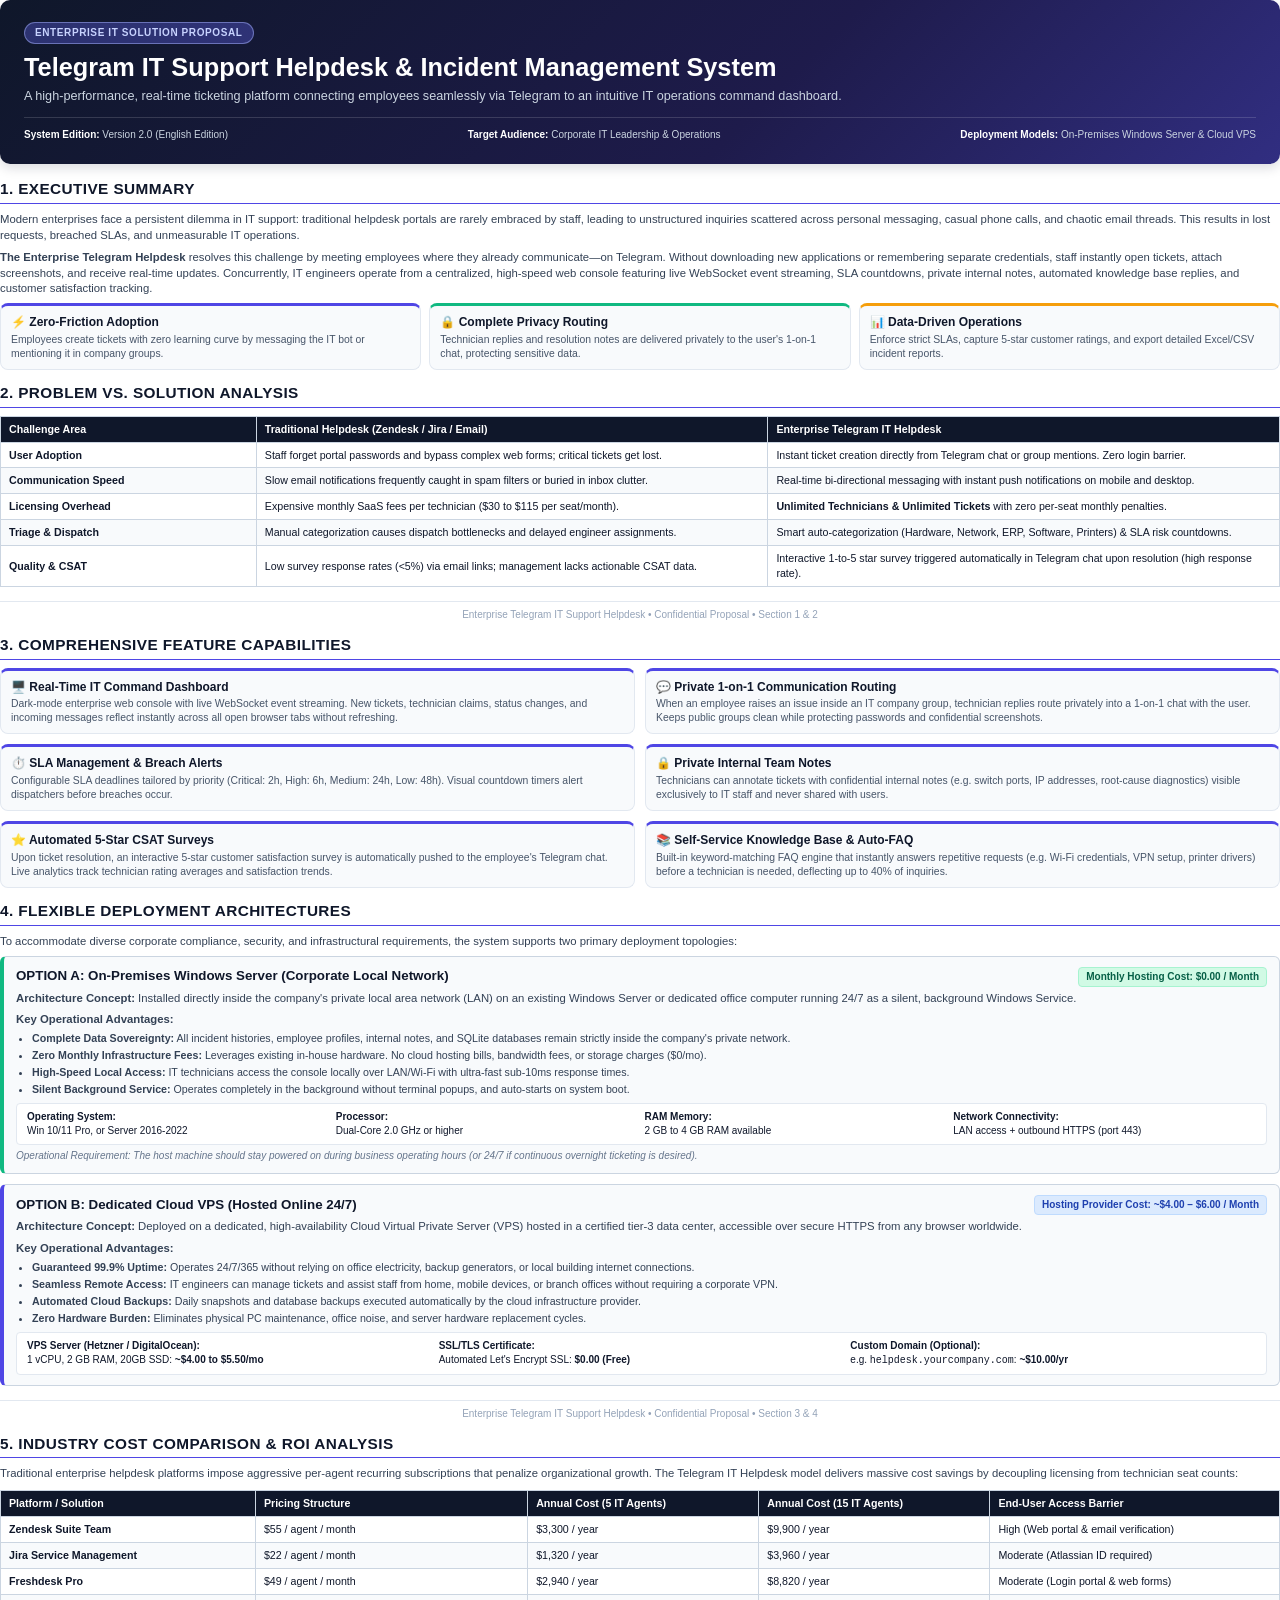
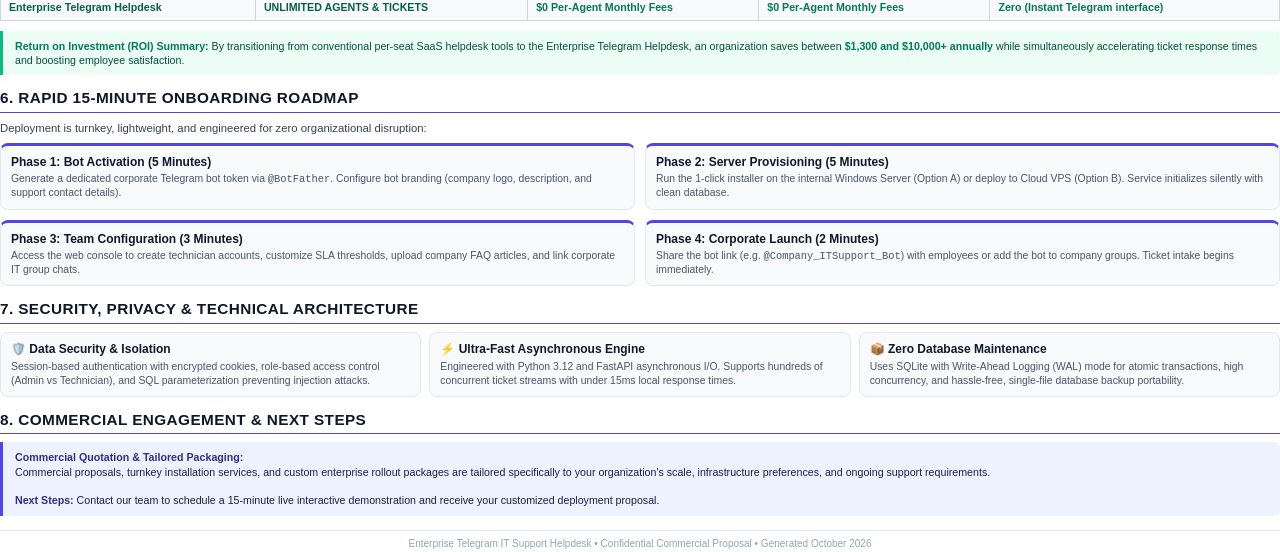
<file: IT_Support_Helpdesk_Proposal_Presentation.html>
<!DOCTYPE html>
<html lang="en">
<head>
    <meta charset="UTF-8">
    <title>Enterprise Telegram IT Support Helpdesk - Solution Proposal</title>
    <style>
        @page {
            size: A4 portrait;
            margin: 10mm 12mm 10mm 12mm;
            @bottom-right {
                content: "Page " counter(page) " of " counter(pages);
                font-size: 8pt;
                color: #94a3b8;
            }
        }
        * {
            box-sizing: border-box;
            margin: 0;
            padding: 0;
        }
        body {
            font-family: -apple-system, BlinkMacSystemFont, "Segoe UI", Roboto, Helvetica, Arial, sans-serif;
            color: #0f172a;
            background: #ffffff;
            font-size: 8.5pt;
            line-height: 1.4;
        }
        .page-break {
            page-break-before: always;
        }
        .header-cover {
            background: linear-gradient(135deg, #0f172a 0%, #1e1b4b 60%, #312e81 100%);
            color: #ffffff;
            padding: 22px 24px;
            border-radius: 10px;
            margin-bottom: 14px;
            box-shadow: 0 4px 12px rgba(15, 23, 42, 0.15);
        }
        .badge-cover {
            display: inline-block;
            background: rgba(99, 102, 241, 0.35);
            border: 1px solid rgba(165, 180, 252, 0.5);
            color: #c7d2fe;
            padding: 3px 10px;
            border-radius: 14px;
            font-size: 7.5pt;
            font-weight: 700;
            text-transform: uppercase;
            letter-spacing: 0.6px;
            margin-bottom: 8px;
        }
        h1.cover-title {
            font-size: 19pt;
            font-weight: 800;
            line-height: 1.2;
            margin-bottom: 6px;
            color: #ffffff;
        }
        p.cover-subtitle {
            font-size: 9.5pt;
            color: #cbd5e1;
            margin-bottom: 12px;
            line-height: 1.35;
        }
        .cover-meta {
            display: flex;
            justify-content: space-between;
            border-top: 1px solid rgba(255, 255, 255, 0.15);
            padding-top: 10px;
            font-size: 7.5pt;
            color: #cbd5e1;
        }
        .cover-meta span strong {
            color: #ffffff;
        }
        
        h2.section-title {
            font-size: 11.5pt;
            font-weight: 800;
            color: #0f172a;
            border-bottom: 1.5px solid #4f46e5;
            padding-bottom: 3px;
            margin-top: 12px;
            margin-bottom: 8px;
            text-transform: uppercase;
            letter-spacing: 0.4px;
        }
        p {
            margin-bottom: 6px;
            color: #334155;
            font-size: 8.5pt;
        }
        
        /* Grid layouts */
        .grid-2 {
            display: grid;
            grid-template-columns: 1fr 1fr;
            gap: 10px;
            margin-bottom: 10px;
        }
        .grid-3 {
            display: grid;
            grid-template-columns: 1fr 1fr 1fr;
            gap: 8px;
            margin-bottom: 10px;
        }
        
        .card {
            background: #f8fafc;
            border: 1px solid #e2e8f0;
            border-radius: 8px;
            padding: 8px 10px;
        }
        .card-accent { border-top: 3px solid #4f46e5; }
        .card-emerald { border-top: 3px solid #10b981; }
        .card-amber { border-top: 3px solid #f59e0b; }
        
        .card h4 {
            font-size: 9pt;
            font-weight: 700;
            color: #0f172a;
            margin-bottom: 2px;
        }
        .card p {
            font-size: 7.8pt;
            color: #475569;
            margin-bottom: 0;
            line-height: 1.35;
        }
        
        /* Tables */
        table {
            width: 100%;
            border-collapse: collapse;
            margin: 8px 0 10px 0;
            font-size: 8pt;
        }
        th, td {
            padding: 5px 8px;
            border: 1px solid #cbd5e1;
            text-align: left;
        }
        th {
            background: #0f172a;
            color: #ffffff;
            font-weight: 700;
            font-size: 8pt;
        }
        tr:nth-child(even) td {
            background: #f8fafc;
        }
        
        /* Callout boxes */
        .callout-box {
            background: #eef2ff;
            border-left: 3.5px solid #4f46e5;
            padding: 8px 12px;
            border-radius: 0 6px 6px 0;
            margin: 8px 0;
            font-size: 8pt;
            color: #1e1b4b;
            line-height: 1.35;
        }
        .callout-box strong { color: #312e81; }
        
        .callout-success {
            background: #ecfdf5;
            border-left: 3.5px solid #10b981;
            color: #064e3b;
        }
        .callout-success strong { color: #047857; }
        
        ul {
            margin-left: 16px;
            margin-bottom: 6px;
        }
        li {
            font-size: 8pt;
            color: #334155;
            margin-bottom: 2px;
        }
        
        .pill {
            display: inline-block;
            font-size: 7.5pt;
            font-weight: 700;
            padding: 2px 7px;
            border-radius: 4px;
        }
        .pill-blue { background: #dbeafe; color: #1e40af; border: 1px solid #bfdbfe; }
        .pill-green { background: #d1fae5; color: #065f46; border: 1px solid #a7f3d0; }
        .pill-dark { background: #0f172a; color: #ffffff; }

        .footer-note {
            text-align: center;
            font-size: 7.5pt;
            color: #94a3b8;
            margin-top: 14px;
            border-top: 1px solid #e2e8f0;
            padding-top: 6px;
        }
    </style>
</head>
<body>

    <!-- ==================== PAGE 1 ==================== -->
    <div class="header-cover">
        <span class="badge-cover">Enterprise IT Solution Proposal</span>
        <h1 class="cover-title">Telegram IT Support Helpdesk &amp; Incident Management System</h1>
        <p class="cover-subtitle">A high-performance, real-time ticketing platform connecting employees seamlessly via Telegram to an intuitive IT operations command dashboard.</p>
        <div class="cover-meta">
            <span><strong>System Edition:</strong> Version 2.0 (English Edition)</span>
            <span><strong>Target Audience:</strong> Corporate IT Leadership &amp; Operations</span>
            <span><strong>Deployment Models:</strong> On-Premises Windows Server &amp; Cloud VPS</span>
        </div>
    </div>

    <h2 class="section-title">1. Executive Summary</h2>
    <p>Modern enterprises face a persistent dilemma in IT support: traditional helpdesk portals are rarely embraced by staff, leading to unstructured inquiries scattered across personal messaging, casual phone calls, and chaotic email threads. This results in lost requests, breached SLAs, and unmeasurable IT operations.</p>
    
    <p><strong>The Enterprise Telegram Helpdesk</strong> resolves this challenge by meeting employees where they already communicate—on Telegram. Without downloading new applications or remembering separate credentials, staff instantly open tickets, attach screenshots, and receive real-time updates. Concurrently, IT engineers operate from a centralized, high-speed web console featuring live WebSocket event streaming, SLA countdowns, private internal notes, automated knowledge base replies, and customer satisfaction tracking.</p>

    <div class="grid-3">
        <div class="card card-accent">
            <h4>⚡ Zero-Friction Adoption</h4>
            <p>Employees create tickets with zero learning curve by messaging the IT bot or mentioning it in company groups.</p>
        </div>
        <div class="card card-emerald">
            <h4>🔒 Complete Privacy Routing</h4>
            <p>Technician replies and resolution notes are delivered privately to the user's 1-on-1 chat, protecting sensitive data.</p>
        </div>
        <div class="card card-amber">
            <h4>📊 Data-Driven Operations</h4>
            <p>Enforce strict SLAs, capture 5-star customer ratings, and export detailed Excel/CSV incident reports.</p>
        </div>
    </div>

    <h2 class="section-title">2. Problem vs. Solution Analysis</h2>
    <table>
        <thead>
            <tr>
                <th style="width: 20%;">Challenge Area</th>
                <th style="width: 40%;">Traditional Helpdesk (Zendesk / Jira / Email)</th>
                <th style="width: 40%;">Enterprise Telegram IT Helpdesk</th>
            </tr>
        </thead>
        <tbody>
            <tr>
                <td><strong>User Adoption</strong></td>
                <td>Staff forget portal passwords and bypass complex web forms; critical tickets get lost.</td>
                <td>Instant ticket creation directly from Telegram chat or group mentions. Zero login barrier.</td>
            </tr>
            <tr>
                <td><strong>Communication Speed</strong></td>
                <td>Slow email notifications frequently caught in spam filters or buried in inbox clutter.</td>
                <td>Real-time bi-directional messaging with instant push notifications on mobile and desktop.</td>
            </tr>
            <tr>
                <td><strong>Licensing Overhead</strong></td>
                <td>Expensive monthly SaaS fees per technician ($30 to $115 per seat/month).</td>
                <td><strong>Unlimited Technicians &amp; Unlimited Tickets</strong> with zero per-seat monthly penalties.</td>
            </tr>
            <tr>
                <td><strong>Triage &amp; Dispatch</strong></td>
                <td>Manual categorization causes dispatch bottlenecks and delayed engineer assignments.</td>
                <td>Smart auto-categorization (Hardware, Network, ERP, Software, Printers) &amp; SLA risk countdowns.</td>
            </tr>
            <tr>
                <td><strong>Quality &amp; CSAT</strong></td>
                <td>Low survey response rates (<5%) via email links; management lacks actionable CSAT data.</td>
                <td>Interactive 1-to-5 star survey triggered automatically in Telegram chat upon resolution (high response rate).</td>
            </tr>
        </tbody>
    </table>

    <div class="footer-note">Enterprise Telegram IT Support Helpdesk &bull; Confidential Proposal &bull; Section 1 &amp; 2</div>

    <!-- ==================== PAGE 2 ==================== -->
    <div class="page-break"></div>

    <h2 class="section-title">3. Comprehensive Feature Capabilities</h2>
    <div class="grid-2">
        <div class="card card-accent">
            <h4>🖥️ Real-Time IT Command Dashboard</h4>
            <p>Dark-mode enterprise web console with live WebSocket event streaming. New tickets, technician claims, status changes, and incoming messages reflect instantly across all open browser tabs without refreshing.</p>
        </div>
        <div class="card card-accent">
            <h4>💬 Private 1-on-1 Communication Routing</h4>
            <p>When an employee raises an issue inside an IT company group, technician replies route privately into a 1-on-1 chat with the user. Keeps public groups clean while protecting passwords and confidential screenshots.</p>
        </div>
        <div class="card card-accent">
            <h4>⏱️ SLA Management &amp; Breach Alerts</h4>
            <p>Configurable SLA deadlines tailored by priority (Critical: 2h, High: 6h, Medium: 24h, Low: 48h). Visual countdown timers alert dispatchers before breaches occur.</p>
        </div>
        <div class="card card-accent">
            <h4>🔒 Private Internal Team Notes</h4>
            <p>Technicians can annotate tickets with confidential internal notes (e.g. switch ports, IP addresses, root-cause diagnostics) visible exclusively to IT staff and never shared with users.</p>
        </div>
        <div class="card card-accent">
            <h4>⭐ Automated 5-Star CSAT Surveys</h4>
            <p>Upon ticket resolution, an interactive 5-star customer satisfaction survey is automatically pushed to the employee's Telegram chat. Live analytics track technician rating averages and satisfaction trends.</p>
        </div>
        <div class="card card-accent">
            <h4>📚 Self-Service Knowledge Base &amp; Auto-FAQ</h4>
            <p>Built-in keyword-matching FAQ engine that instantly answers repetitive requests (e.g. Wi-Fi credentials, VPN setup, printer drivers) before a technician is needed, deflecting up to 40% of inquiries.</p>
        </div>
    </div>

    <h2 class="section-title">4. Flexible Deployment Architectures</h2>
    <p>To accommodate diverse corporate compliance, security, and infrastructural requirements, the system supports two primary deployment topologies:</p>

    <!-- Option A -->
    <div style="background: #f8fafc; border: 1px solid #cbd5e1; border-left: 4px solid #10b981; border-radius: 6px; padding: 10px 12px; margin-bottom: 10px;">
        <div style="display: flex; justify-content: space-between; align-items: center; margin-bottom: 4px;">
            <h3 style="color: #0f172a; font-size: 10pt; font-weight: 800;">OPTION A: On-Premises Windows Server (Corporate Local Network)</h3>
            <span class="pill pill-green">Monthly Hosting Cost: $0.00 / Month</span>
        </div>
        <p><strong>Architecture Concept:</strong> Installed directly inside the company's private local area network (LAN) on an existing Windows Server or dedicated office computer running 24/7 as a silent, background Windows Service.</p>
        
        <p style="margin-bottom: 3px;"><strong>Key Operational Advantages:</strong></p>
        <ul>
            <li><strong>Complete Data Sovereignty:</strong> All incident histories, employee profiles, internal notes, and SQLite databases remain strictly inside the company's private network.</li>
            <li><strong>Zero Monthly Infrastructure Fees:</strong> Leverages existing in-house hardware. No cloud hosting bills, bandwidth fees, or storage charges ($0/mo).</li>
            <li><strong>High-Speed Local Access:</strong> IT technicians access the console locally over LAN/Wi-Fi with ultra-fast sub-10ms response times.</li>
            <li><strong>Silent Background Service:</strong> Operates completely in the background without terminal popups, and auto-starts on system boot.</li>
        </ul>

        <div style="display: grid; grid-template-columns: repeat(4, 1fr); gap: 6px; font-size: 7.5pt; background: #ffffff; padding: 6px 10px; border-radius: 4px; border: 1px solid #e2e8f0; margin-top: 4px;">
            <div><strong>Operating System:</strong><br>Win 10/11 Pro, or Server 2016-2022</div>
            <div><strong>Processor:</strong><br>Dual-Core 2.0 GHz or higher</div>
            <div><strong>RAM Memory:</strong><br>2 GB to 4 GB RAM available</div>
            <div><strong>Network Connectivity:</strong><br>LAN access + outbound HTTPS (port 443)</div>
        </div>
        <p style="font-size: 7.5pt; color: #64748b; margin-top: 4px; margin-bottom: 0;"><em>Operational Requirement: The host machine should stay powered on during business operating hours (or 24/7 if continuous overnight ticketing is desired).</em></p>
    </div>

    <!-- Option B -->
    <div style="background: #f8fafc; border: 1px solid #cbd5e1; border-left: 4px solid #4f46e5; border-radius: 6px; padding: 10px 12px; margin-bottom: 6px;">
        <div style="display: flex; justify-content: space-between; align-items: center; margin-bottom: 4px;">
            <h3 style="color: #0f172a; font-size: 10pt; font-weight: 800;">OPTION B: Dedicated Cloud VPS (Hosted Online 24/7)</h3>
            <span class="pill pill-blue">Hosting Provider Cost: ~$4.00 – $6.00 / Month</span>
        </div>
        <p><strong>Architecture Concept:</strong> Deployed on a dedicated, high-availability Cloud Virtual Private Server (VPS) hosted in a certified tier-3 data center, accessible over secure HTTPS from any browser worldwide.</p>
        
        <p style="margin-bottom: 3px;"><strong>Key Operational Advantages:</strong></p>
        <ul>
            <li><strong>Guaranteed 99.9% Uptime:</strong> Operates 24/7/365 without relying on office electricity, backup generators, or local building internet connections.</li>
            <li><strong>Seamless Remote Access:</strong> IT engineers can manage tickets and assist staff from home, mobile devices, or branch offices without requiring a corporate VPN.</li>
            <li><strong>Automated Cloud Backups:</strong> Daily snapshots and database backups executed automatically by the cloud infrastructure provider.</li>
            <li><strong>Zero Hardware Burden:</strong> Eliminates physical PC maintenance, office noise, and server hardware replacement cycles.</li>
        </ul>

        <div style="display: grid; grid-template-columns: repeat(3, 1fr); gap: 6px; font-size: 7.5pt; background: #ffffff; padding: 6px 10px; border-radius: 4px; border: 1px solid #e2e8f0; margin-top: 4px;">
            <div><strong>VPS Server (Hetzner / DigitalOcean):</strong><br>1 vCPU, 2 GB RAM, 20GB SSD: <strong>~$4.00 to $5.50/mo</strong></div>
            <div><strong>SSL/TLS Certificate:</strong><br>Automated Let's Encrypt SSL: <strong>$0.00 (Free)</strong></div>
            <div><strong>Custom Domain (Optional):</strong><br>e.g. <code>helpdesk.yourcompany.com</code>: <strong>~$10.00/yr</strong></div>
        </div>
    </div>

    <div class="footer-note">Enterprise Telegram IT Support Helpdesk &bull; Confidential Proposal &bull; Section 3 &amp; 4</div>

    <!-- ==================== PAGE 3 ==================== -->
    <div class="page-break"></div>

    <h2 class="section-title">5. Industry Cost Comparison &amp; ROI Analysis</h2>
    <p>Traditional enterprise helpdesk platforms impose aggressive per-agent recurring subscriptions that penalize organizational growth. The Telegram IT Helpdesk model delivers massive cost savings by decoupling licensing from technician seat counts:</p>

    <table>
        <thead>
            <tr>
                <th>Platform / Solution</th>
                <th>Pricing Structure</th>
                <th>Annual Cost (5 IT Agents)</th>
                <th>Annual Cost (15 IT Agents)</th>
                <th>End-User Access Barrier</th>
            </tr>
        </thead>
        <tbody>
            <tr>
                <td><strong>Zendesk Suite Team</strong></td>
                <td>$55 / agent / month</td>
                <td>$3,300 / year</td>
                <td>$9,900 / year</td>
                <td>High (Web portal &amp; email verification)</td>
            </tr>
            <tr>
                <td><strong>Jira Service Management</strong></td>
                <td>$22 / agent / month</td>
                <td>$1,320 / year</td>
                <td>$3,960 / year</td>
                <td>Moderate (Atlassian ID required)</td>
            </tr>
            <tr>
                <td><strong>Freshdesk Pro</strong></td>
                <td>$49 / agent / month</td>
                <td>$2,940 / year</td>
                <td>$8,820 / year</td>
                <td>Moderate (Login portal &amp; web forms)</td>
            </tr>
            <tr style="background: #ecfdf5; font-weight: 700;">
                <td style="color: #065f46;"><strong>Enterprise Telegram Helpdesk</strong></td>
                <td style="color: #065f46;"><strong>UNLIMITED AGENTS &amp; TICKETS</strong></td>
                <td style="color: #047857;"><strong>$0 Per-Agent Monthly Fees</strong></td>
                <td style="color: #047857;"><strong>$0 Per-Agent Monthly Fees</strong></td>
                <td style="color: #047857;">Zero (Instant Telegram interface)</td>
            </tr>
        </tbody>
    </table>

    <div class="callout-box callout-success">
        <strong>Return on Investment (ROI) Summary:</strong> By transitioning from conventional per-seat SaaS helpdesk tools to the Enterprise Telegram Helpdesk, an organization saves between <strong>$1,300 and $10,000+ annually</strong> while simultaneously accelerating ticket response times and boosting employee satisfaction.
    </div>

    <h2 class="section-title">6. Rapid 15-Minute Onboarding Roadmap</h2>
    <p>Deployment is turnkey, lightweight, and engineered for zero organizational disruption:</p>

    <div class="grid-2">
        <div class="card card-accent">
            <h4>Phase 1: Bot Activation (5 Minutes)</h4>
            <p>Generate a dedicated corporate Telegram bot token via <code>@BotFather</code>. Configure bot branding (company logo, description, and support contact details).</p>
        </div>
        <div class="card card-accent">
            <h4>Phase 2: Server Provisioning (5 Minutes)</h4>
            <p>Run the 1-click installer on the internal Windows Server (Option A) or deploy to Cloud VPS (Option B). Service initializes silently with clean database.</p>
        </div>
        <div class="card card-accent">
            <h4>Phase 3: Team Configuration (3 Minutes)</h4>
            <p>Access the web console to create technician accounts, customize SLA thresholds, upload company FAQ articles, and link corporate IT group chats.</p>
        </div>
        <div class="card card-accent">
            <h4>Phase 4: Corporate Launch (2 Minutes)</h4>
            <p>Share the bot link (e.g. <code>@Company_ITSupport_Bot</code>) with employees or add the bot to company groups. Ticket intake begins immediately.</p>
        </div>
    </div>

    <h2 class="section-title">7. Security, Privacy &amp; Technical Architecture</h2>
    <div class="grid-3">
        <div class="card">
            <h4>🛡️ Data Security &amp; Isolation</h4>
            <p>Session-based authentication with encrypted cookies, role-based access control (Admin vs Technician), and SQL parameterization preventing injection attacks.</p>
        </div>
        <div class="card">
            <h4>⚡ Ultra-Fast Asynchronous Engine</h4>
            <p>Engineered with Python 3.12 and FastAPI asynchronous I/O. Supports hundreds of concurrent ticket streams with under 15ms local response times.</p>
        </div>
        <div class="card">
            <h4>📦 Zero Database Maintenance</h4>
            <p>Uses SQLite with Write-Ahead Logging (WAL) mode for atomic transactions, high concurrency, and hassle-free, single-file database backup portability.</p>
        </div>
    </div>

    <h2 class="section-title">8. Commercial Engagement &amp; Next Steps</h2>
    <div class="callout-box">
        <strong>Commercial Quotation &amp; Tailored Packaging:</strong><br>
        Commercial proposals, turnkey installation services, and custom enterprise rollout packages are tailored specifically to your organization's scale, infrastructure preferences, and ongoing support requirements.
        <br><br>
        <strong>Next Steps:</strong> Contact our team to schedule a 15-minute live interactive demonstration and receive your customized deployment proposal.
    </div>

    <div class="footer-note">
        Enterprise Telegram IT Support Helpdesk &bull; Confidential Commercial Proposal &bull; Generated October 2026
    </div>

</body>
</html>
</file>
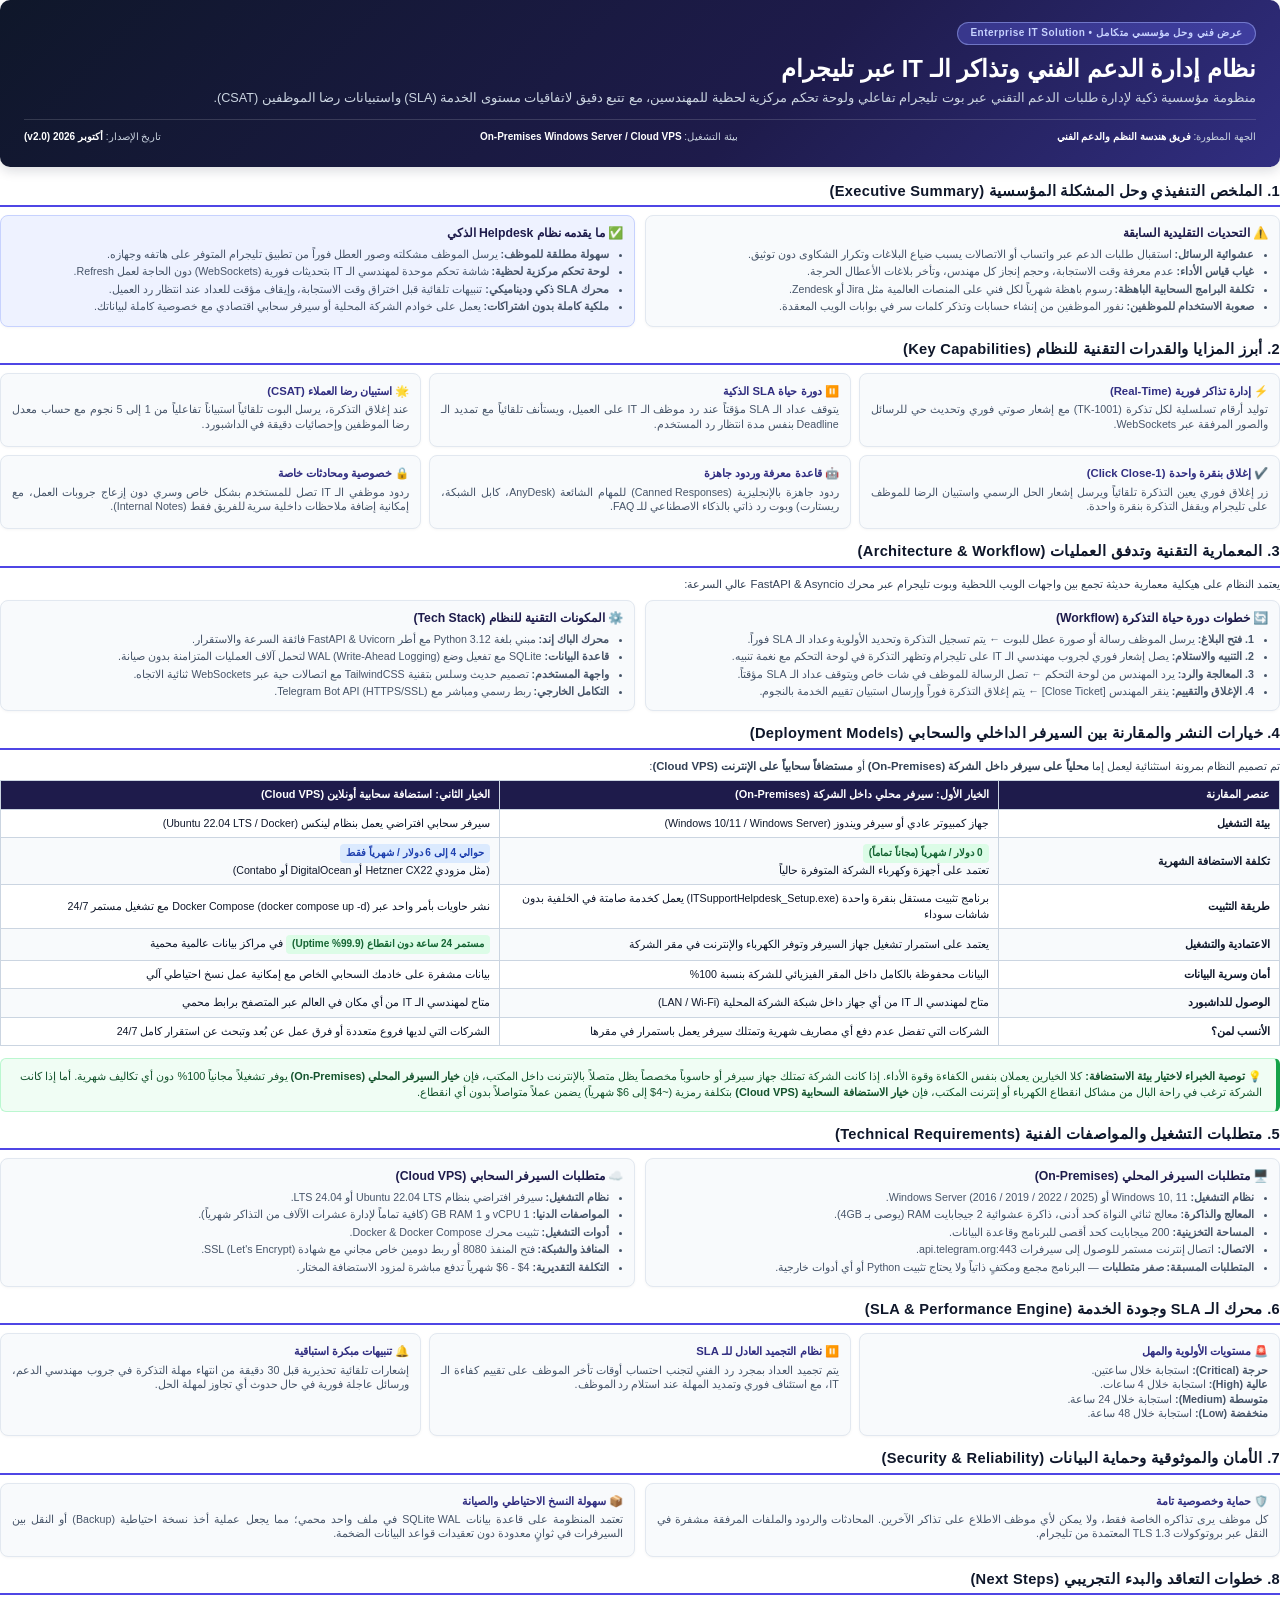
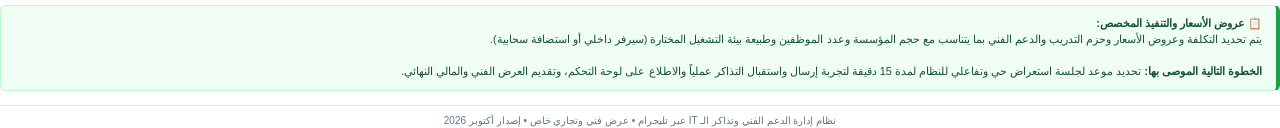
<file: IT_Support_Helpdesk_Proposal_Presentation_AR.html>
<!DOCTYPE html>
<html lang="ar" dir="rtl">
<head>
    <meta charset="UTF-8">
    <title>نظام إدارة الدعم الفني وتذاكر الـ IT عبر تليجرام - عرض فني متكامل</title>
    <style>
        @page {
            size: A4 portrait;
            margin: 10mm 12mm 10mm 12mm;
            @bottom-right {
                content: "صفحة " counter(page) " من " counter(pages);
                font-size: 8pt;
                color: #94a3b8;
                font-family: 'Segoe UI', Tahoma, Arial, sans-serif;
            }
        }
        * {
            box-sizing: border-box;
            margin: 0;
            padding: 0;
        }
        body {
            font-family: 'Segoe UI', Tahoma, -apple-system, BlinkMacSystemFont, Arial, sans-serif;
            color: #0f172a;
            background: #ffffff;
            font-size: 8.5pt;
            line-height: 1.45;
            direction: rtl;
            text-align: right;
        }
        .page-break {
            page-break-before: always;
        }
        .header-cover {
            background: linear-gradient(135deg, #0f172a 0%, #1e1b4b 60%, #312e81 100%);
            color: #ffffff;
            padding: 22px 24px;
            border-radius: 10px;
            margin-bottom: 14px;
            box-shadow: 0 4px 12px rgba(15, 23, 42, 0.15);
        }
        .badge-cover {
            display: inline-block;
            background: rgba(99, 102, 241, 0.35);
            border: 1px solid rgba(165, 180, 252, 0.5);
            color: #c7d2fe;
            padding: 3px 12px;
            border-radius: 14px;
            font-size: 7.5pt;
            font-weight: 700;
            letter-spacing: 0.5px;
            margin-bottom: 8px;
        }
        h1.cover-title {
            font-size: 18pt;
            font-weight: 800;
            line-height: 1.3;
            margin-bottom: 6px;
            color: #ffffff;
        }
        p.cover-subtitle {
            font-size: 9.5pt;
            color: #cbd5e1;
            margin-bottom: 12px;
            line-height: 1.4;
        }
        .cover-meta {
            display: flex;
            justify-content: space-between;
            border-top: 1px solid rgba(255, 255, 255, 0.15);
            padding-top: 10px;
            font-size: 7.5pt;
            color: #cbd5e1;
        }
        .cover-meta span strong {
            color: #ffffff;
        }
        
        h2.section-title {
            font-size: 11pt;
            font-weight: 800;
            color: #0f172a;
            border-bottom: 2px solid #4f46e5;
            padding-bottom: 3px;
            margin-top: 12px;
            margin-bottom: 8px;
            letter-spacing: 0.3px;
        }
        p {
            margin-bottom: 6px;
            color: #334155;
            font-size: 8.5pt;
            text-align: justify;
        }
        
        /* Grid layouts */
        .grid-2 {
            display: grid;
            grid-template-columns: 1fr 1fr;
            gap: 10px;
            margin-bottom: 10px;
        }
        .grid-3 {
            display: grid;
            grid-template-columns: 1fr 1fr 1fr;
            gap: 8px;
            margin-bottom: 10px;
        }
        .card {
            background: #f8fafc;
            border: 1px solid #e2e8f0;
            border-radius: 8px;
            padding: 9px 11px;
            box-shadow: 0 1px 3px rgba(0, 0, 0, 0.04);
        }
        .card.highlight {
            background: #eef2ff;
            border-color: #c7d2fe;
        }
        .card h3 {
            font-size: 9.2pt;
            font-weight: 700;
            color: #1e1b4b;
            margin-bottom: 4px;
            display: flex;
            align-items: center;
            gap: 6px;
        }
        .card h4 {
            font-size: 8.5pt;
            font-weight: 700;
            color: #312e81;
            margin-bottom: 3px;
        }
        .card p, .card ul {
            font-size: 8pt;
            color: #475569;
            line-height: 1.35;
        }
        .card ul {
            padding-right: 14px;
            margin-top: 4px;
        }
        .card li {
            margin-bottom: 3px;
        }

        /* Comparison Table */
        table.comparison-table {
            width: 100%;
            border-collapse: collapse;
            margin-top: 6px;
            margin-bottom: 12px;
            font-size: 8pt;
        }
        table.comparison-table th, table.comparison-table td {
            border: 1px solid #cbd5e1;
            padding: 6px 9px;
            text-align: right;
        }
        table.comparison-table th {
            background: #1e1b4b;
            color: #ffffff;
            font-weight: 700;
            font-size: 8.2pt;
        }
        table.comparison-table tr:nth-child(even) {
            background: #f8fafc;
        }
        table.comparison-table tr:hover {
            background: #f1f5f9;
        }
        .badge-green {
            background: #dcfce7;
            color: #166534;
            padding: 2px 6px;
            border-radius: 4px;
            font-weight: 700;
            font-size: 7.5pt;
            display: inline-block;
        }
        .badge-blue {
            background: #dbeafe;
            color: #1e40af;
            padding: 2px 6px;
            border-radius: 4px;
            font-weight: 700;
            font-size: 7.5pt;
            display: inline-block;
        }

        .callout-box {
            background: #f0fdf4;
            border-right: 4px solid #16a34a;
            border-top: 1px solid #bbf7d0;
            border-bottom: 1px solid #bbf7d0;
            border-left: 1px solid #bbf7d0;
            padding: 10px 14px;
            border-radius: 6px;
            margin-top: 10px;
            margin-bottom: 8px;
            font-size: 8.2pt;
            color: #14532d;
            line-height: 1.45;
        }
        
        .footer-note {
            text-align: center;
            font-size: 7.5pt;
            color: #64748b;
            border-top: 1px solid #e2e8f0;
            padding-top: 8px;
            margin-top: 14px;
        }
        .latin {
            direction: ltr;
            display: inline-block;
            font-family: -apple-system, BlinkMacSystemFont, "Segoe UI", Roboto, sans-serif;
        }
    </style>
</head>
<body>

    <!-- ==================== PAGE 1 ==================== -->
    <div class="header-cover">
        <div class="badge-cover">عرض فني وحل مؤسسي متكامل &bull; Enterprise IT Solution</div>
        <h1 class="cover-title">نظام إدارة الدعم الفني وتذاكر الـ IT عبر تليجرام</h1>
        <p class="cover-subtitle">
            منظومة مؤسسية ذكية لإدارة طلبات الدعم التقني عبر بوت تليجرام تفاعلي ولوحة تحكم مركزية لحظية للمهندسين، مع تتبع دقيق لاتفاقيات مستوى الخدمة (SLA) واستبيانات رضا الموظفين (CSAT).
        </p>
        <div class="cover-meta">
            <span>الجهة المطورة: <strong>فريق هندسة النظم والدعم الفني</strong></span>
            <span>بيئة التشغيل: <strong>On-Premises Windows Server / Cloud VPS</strong></span>
            <span>تاريخ الإصدار: <strong>أكتوبر 2026 (v2.0)</strong></span>
        </div>
    </div>

    <h2 class="section-title">1. الملخص التنفيذي وحل المشكلة المؤسسية (Executive Summary)</h2>
    <div class="grid-2">
        <div class="card">
            <h3>⚠️ التحديات التقليدية السابقة</h3>
            <ul>
                <li><strong>عشوائية الرسائل:</strong> استقبال طلبات الدعم عبر واتساب أو الاتصالات يسبب ضياع البلاغات وتكرار الشكاوى دون توثيق.</li>
                <li><strong>غياب قياس الأداء:</strong> عدم معرفة وقت الاستجابة، وحجم إنجاز كل مهندس، وتأخر بلاغات الأعطال الحرجة.</li>
                <li><strong>تكلفة البرامج السحابية الباهظة:</strong> رسوم باهظة شهرياً لكل فني على المنصات العالمية مثل Jira أو Zendesk.</li>
                <li><strong>صعوبة الاستخدام للموظفين:</strong> نفور الموظفين من إنشاء حسابات وتذكر كلمات سر في بوابات الويب المعقدة.</li>
            </ul>
        </div>
        <div class="card highlight">
            <h3>✅ ما يقدمه نظام Helpdesk الذكي</h3>
            <ul>
                <li><strong>سهولة مطلقة للموظف:</strong> يرسل الموظف مشكلته وصور العطل فوراً من تطبيق تليجرام المتوفر على هاتفه وجهازه.</li>
                <li><strong>لوحة تحكم مركزية لحظية:</strong> شاشة تحكم موحدة لمهندسي الـ IT بتحديثات فورية (WebSockets) دون الحاجة لعمل Refresh.</li>
                <li><strong>محرك SLA ذكي وديناميكي:</strong> تنبيهات تلقائية قبل اختراق وقت الاستجابة، وإيقاف مؤقت للعداد عند انتظار رد العميل.</li>
                <li><strong>ملكية كاملة بدون اشتراكات:</strong> يعمل على خوادم الشركة المحلية أو سيرفر سحابي اقتصادي مع خصوصية كاملة لبياناتك.</li>
            </ul>
        </div>
    </div>

    <h2 class="section-title">2. أبرز المزايا والقدرات التقنية للنظام (Key Capabilities)</h2>
    <div class="grid-3">
        <div class="card">
            <h4>⚡ إدارة تذاكر فورية (Real-Time)</h4>
            <p>توليد أرقام تسلسلية لكل تذكرة (<span class="latin">TK-1001</span>) مع إشعار صوتي فوري وتحديث حي للرسائل والصور المرفقة عبر <span class="latin">WebSockets</span>.</p>
        </div>
        <div class="card">
            <h4>⏸️ دورة حياة SLA الذكية</h4>
            <p>يتوقف عداد الـ <span class="latin">SLA</span> مؤقتاً عند رد موظف الـ IT على العميل، ويستأنف تلقائياً مع تمديد الـ <span class="latin">Deadline</span> بنفس مدة انتظار رد المستخدم.</p>
        </div>
        <div class="card">
            <h4>🌟 استبيان رضا العملاء (CSAT)</h4>
            <p>عند إغلاق التذكرة، يرسل البوت تلقائياً استبياناً تفاعلياً من 1 إلى 5 نجوم مع حساب معدل رضا الموظفين وإحصائيات دقيقة في الداشبورد.</p>
        </div>
        <div class="card">
            <h4>✔️ إغلاق بنقرة واحدة (1-Click Close)</h4>
            <p>زر إغلاق فوري يعين التذكرة تلقائياً ويرسل إشعار الحل الرسمي واستبيان الرضا للموظف على تليجرام ويقفل التذكرة بنقرة واحدة.</p>
        </div>
        <div class="card">
            <h4>🤖 قاعدة معرفة وردود جاهزة</h4>
            <p>ردود جاهزة بالإنجليزية (<span class="latin">Canned Responses</span>) للمهام الشائعة (AnyDesk، كابل الشبكة، ريستارت) وبوت رد ذاتي بالذكاء الاصطناعي للـ FAQ.</p>
        </div>
        <div class="card">
            <h4>🔒 خصوصية ومحادثات خاصة</h4>
            <p>ردود موظفي الـ IT تصل للمستخدم بشكل خاص وسري دون إزعاج جروبات العمل، مع إمكانية إضافة ملاحظات داخلية سرية للفريق فقط (<span class="latin">Internal Notes</span>).</p>
        </div>
    </div>

    <!-- ==================== PAGE 2 ==================== -->
    <div class="page-break"></div>

    <h2 class="section-title">3. المعمارية التقنية وتدفق العمليات (Architecture &amp; Workflow)</h2>
    <p>يعتمد النظام على هيكلية معمارية حديثة تجمع بين واجهات الويب اللحظية وبوت تليجرام عبر محرك <span class="latin">FastAPI &amp; Asyncio</span> عالي السرعة:</p>
    
    <div class="grid-2" style="margin-top: 8px;">
        <div class="card">
            <h3>🔄 خطوات دورة حياة التذكرة (Workflow)</h3>
            <ul>
                <li><strong>1. فتح البلاغ:</strong> يرسل الموظف رسالة أو صورة عطل للبوت &larr; يتم تسجيل التذكرة وتحديد الأولوية وعداد الـ SLA فوراً.</li>
                <li><strong>2. التنبيه والاستلام:</strong> يصل إشعار فوري لجروب مهندسي الـ IT على تليجرام وتظهر التذكرة في لوحة التحكم مع نغمة تنبيه.</li>
                <li><strong>3. المعالجة والرد:</strong> يرد المهندس من لوحة التحكم &larr; تصل الرسالة للموظف في شات خاص ويتوقف عداد الـ SLA مؤقتاً.</li>
                <li><strong>4. الإغلاق والتقييم:</strong> ينقر المهندس <span class="latin">[Close Ticket]</span> &larr; يتم إغلاق التذكرة فوراً وإرسال استبيان تقييم الخدمة بالنجوم.</li>
            </ul>
        </div>
        <div class="card">
            <h3>⚙️ المكونات التقنية للنظام (Tech Stack)</h3>
            <ul>
                <li><strong>محرك الباك إند:</strong> مبني بلغة <span class="latin">Python 3.12</span> مع أطر <span class="latin">FastAPI &amp; Uvicorn</span> فائقة السرعة والاستقرار.</li>
                <li><strong>قاعدة البيانات:</strong> <span class="latin">SQLite</span> مع تفعيل وضع <span class="latin">WAL (Write-Ahead Logging)</span> لتحمل آلاف العمليات المتزامنة بدون صيانة.</li>
                <li><strong>واجهة المستخدم:</strong> تصميم حديث وسلس بتقنية <span class="latin">TailwindCSS</span> مع اتصالات حية عبر <span class="latin">WebSockets</span> ثنائية الاتجاه.</li>
                <li><strong>التكامل الخارجي:</strong> ربط رسمي ومباشر مع <span class="latin">Telegram Bot API (HTTPS/SSL)</span>.</li>
            </ul>
        </div>
    </div>

    <h2 class="section-title">4. خيارات النشر والمقارنة بين السيرفر الداخلي والسحابي (Deployment Models)</h2>
    <p>تم تصميم النظام بمرونة استثنائية ليعمل إما <strong>محلياً على سيرفر داخل الشركة (On-Premises)</strong> أو <strong>مستضافاً سحابياً على الإنترنت (Cloud VPS)</strong>:</p>

    <table class="comparison-table">
        <thead>
            <tr>
                <th style="width: 22%;">عنصر المقارنة</th>
                <th style="width: 39%;">الخيار الأول: سيرفر محلي داخل الشركة (On-Premises)</th>
                <th style="width: 39%;">الخيار الثاني: استضافة سحابية أونلاين (Cloud VPS)</th>
            </tr>
        </thead>
        <tbody>
            <tr>
                <td><strong>بيئة التشغيل</strong></td>
                <td>جهاز كمبيوتر عادي أو سيرفر ويندوز <span class="latin">(Windows 10/11 / Windows Server)</span></td>
                <td>سيرفر سحابي افتراضي يعمل بنظام لينكس <span class="latin">(Ubuntu 22.04 LTS / Docker)</span></td>
            </tr>
            <tr>
                <td><strong>تكلفة الاستضافة الشهرية</strong></td>
                <td><span class="badge-green">0 دولار / شهرياً (مجاناً تماماً)</span><br>تعتمد على أجهزة وكهرباء الشركة المتوفرة حالياً</td>
                <td><span class="badge-blue">حوالي 4 إلى 6 دولار / شهرياً فقط</span><br>(مثل مزودي Hetzner CX22 أو DigitalOcean أو Contabo)</td>
            </tr>
            <tr>
                <td><strong>طريقة التثبيت</strong></td>
                <td>برنامج تثبيت مستقل بنقرة واحدة <span class="latin">(ITSupportHelpdesk_Setup.exe)</span> يعمل كخدمة صامتة في الخلفية بدون شاشات سوداء</td>
                <td>نشر حاويات بأمر واحد عبر <span class="latin">Docker Compose (docker compose up -d)</span> مع تشغيل مستمر 24/7</td>
            </tr>
            <tr>
                <td><strong>الاعتمادية والتشغيل</strong></td>
                <td>يعتمد على استمرار تشغيل جهاز السيرفر وتوفر الكهرباء والإنترنت في مقر الشركة</td>
                <td><span class="badge-green">مستمر 24 ساعة دون انقطاع (99.9% Uptime)</span> في مراكز بيانات عالمية محمية</td>
            </tr>
            <tr>
                <td><strong>أمان وسرية البيانات</strong></td>
                <td>البيانات محفوظة بالكامل داخل المقر الفيزيائي للشركة بنسبة 100%</td>
                <td>بيانات مشفرة على خادمك السحابي الخاص مع إمكانية عمل نسخ احتياطي آلي</td>
            </tr>
            <tr>
                <td><strong>الوصول للداشبورد</strong></td>
                <td>متاح لمهندسي الـ IT من أي جهاز داخل شبكة الشركة المحلية <span class="latin">(LAN / Wi-Fi)</span></td>
                <td>متاح لمهندسي الـ IT من أي مكان في العالم عبر المتصفح برابط محمي</td>
            </tr>
            <tr>
                <td><strong>الأنسب لمن؟</strong></td>
                <td>الشركات التي تفضل عدم دفع أي مصاريف شهرية وتمتلك سيرفر يعمل باستمرار في مقرها</td>
                <td>الشركات التي لديها فروع متعددة أو فرق عمل عن بُعد وتبحث عن استقرار كامل 24/7</td>
            </tr>
        </tbody>
    </table>

    <div class="callout-box">
        <strong>💡 توصية الخبراء لاختيار بيئة الاستضافة:</strong>
        كلا الخيارين يعملان بنفس الكفاءة وقوة الأداء. إذا كانت الشركة تمتلك جهاز سيرفر أو حاسوباً مخصصاً يظل متصلاً بالإنترنت داخل المكتب، فإن <strong>خيار السيرفر المحلي (On-Premises)</strong> يوفر تشغيلاً مجانياً 100% دون أي تكاليف شهرية. أما إذا كانت الشركة ترغب في راحة البال من مشاكل انقطاع الكهرباء أو إنترنت المكتب، فإن <strong>خيار الاستضافة السحابية (Cloud VPS)</strong> بتكلفة رمزية (~4$ إلى 6$ شهرياً) يضمن عملاً متواصلاً بدون أي انقطاع.
    </div>

    <!-- ==================== PAGE 3 ==================== -->
    <div class="page-break"></div>

    <h2 class="section-title">5. متطلبات التشغيل والمواصفات الفنية (Technical Requirements)</h2>
    <div class="grid-2">
        <div class="card">
            <h3>🖥️ متطلبات السيرفر المحلي (On-Premises)</h3>
            <ul>
                <li><strong>نظام التشغيل:</strong> Windows 10, 11 أو Windows Server (2016 / 2019 / 2022 / 2025).</li>
                <li><strong>المعالج والذاكرة:</strong> معالج ثنائي النواة كحد أدنى، ذاكرة عشوائية 2 جيجابايت RAM (يوصى بـ 4GB).</li>
                <li><strong>المساحة التخزينية:</strong> 200 ميجابايت كحد أقصى للبرنامج وقاعدة البيانات.</li>
                <li><strong>الاتصال:</strong> اتصال إنترنت مستمر للوصول إلى سيرفرات <span class="latin">api.telegram.org:443</span>.</li>
                <li><strong>المتطلبات المسبقة:</strong> <strong>صفر متطلبات</strong> — البرنامج مجمع ومكتفٍ ذاتياً ولا يحتاج تثبيت Python أو أي أدوات خارجية.</li>
            </ul>
        </div>
        <div class="card">
            <h3>☁️ متطلبات السيرفر السحابي (Cloud VPS)</h3>
            <ul>
                <li><strong>نظام التشغيل:</strong> سيرفر افتراضي بنظام Ubuntu 22.04 LTS أو 24.04 LTS.</li>
                <li><strong>المواصفات الدنيا:</strong> 1 vCPU و 1 GB RAM (كافية تماماً لإدارة عشرات الآلاف من التذاكر شهرياً).</li>
                <li><strong>أدوات التشغيل:</strong> تثبيت محرك <span class="latin">Docker &amp; Docker Compose</span>.</li>
                <li><strong>المنافذ والشبكة:</strong> فتح المنفذ <span class="latin">8080</span> أو ربط دومين خاص مجاني مع شهادة <span class="latin">SSL (Let's Encrypt)</span>.</li>
                <li><strong>التكلفة التقديرية:</strong> 4$ - 6$ شهرياً تدفع مباشرة لمزود الاستضافة المختار.</li>
            </ul>
        </div>
    </div>

    <h2 class="section-title">6. محرك الـ SLA وجودة الخدمة (SLA &amp; Performance Engine)</h2>
    <div class="grid-3">
        <div class="card">
            <h4>🚨 مستويات الأولوية والمهل</h4>
            <p><strong>حرجة (Critical):</strong> استجابة خلال ساعتين.<br><strong>عالية (High):</strong> استجابة خلال 4 ساعات.<br><strong>متوسطة (Medium):</strong> استجابة خلال 24 ساعة.<br><strong>منخفضة (Low):</strong> استجابة خلال 48 ساعة.</p>
        </div>
        <div class="card">
            <h4>⏸️ نظام التجميد العادل للـ SLA</h4>
            <p>يتم تجميد العداد بمجرد رد الفني لتجنب احتساب أوقات تأخر الموظف على تقييم كفاءة الـ IT، مع استئناف فوري وتمديد المهلة عند استلام رد الموظف.</p>
        </div>
        <div class="card">
            <h4>🔔 تنبيهات مبكرة استباقية</h4>
            <p>إشعارات تلقائية تحذيرية قبل 30 دقيقة من انتهاء مهلة التذكرة في جروب مهندسي الدعم، ورسائل عاجلة فورية في حال حدوث أي تجاوز لمهلة الحل.</p>
        </div>
    </div>

    <h2 class="section-title">7. الأمان والموثوقية وحماية البيانات (Security &amp; Reliability)</h2>
    <div class="grid-2">
        <div class="card">
            <h4>🛡️ حماية وخصوصية تامة</h4>
            <p>كل موظف يرى تذاكره الخاصة فقط، ولا يمكن لأي موظف الاطلاع على تذاكر الآخرين. المحادثات والردود والملفات المرفقة مشفرة في النقل عبر بروتوكولات <span class="latin">TLS 1.3</span> المعتمدة من تليجرام.</p>
        </div>
        <div class="card">
            <h4>📦 سهولة النسخ الاحتياطي والصيانة</h4>
            <p>تعتمد المنظومة على قاعدة بيانات <span class="latin">SQLite WAL</span> في ملف واحد محمي؛ مما يجعل عملية أخذ نسخة احتياطية (<span class="latin">Backup</span>) أو النقل بين السيرفرات في ثوانٍ معدودة دون تعقيدات قواعد البيانات الضخمة.</p>
        </div>
    </div>

    <h2 class="section-title">8. خطوات التعاقد والبدء التجريبي (Next Steps)</h2>
    <div class="callout-box">
        <strong>📋 عروض الأسعار والتنفيذ المخصص:</strong><br>
        يتم تحديد التكلفة وعروض الأسعار وحزم التدريب والدعم الفني بما يتناسب مع حجم المؤسسة وعدد الموظفين وطبيعة بيئة التشغيل المختارة (سيرفر داخلي أو استضافة سحابية).
        <br><br>
        <strong>الخطوة التالية الموصى بها:</strong> تحديد موعد لجلسة استعراض حي وتفاعلي للنظام لمدة 15 دقيقة لتجربة إرسال واستقبال التذاكر عملياً والاطلاع على لوحة التحكم، وتقديم العرض الفني والمالي النهائي.
    </div>

    <div class="footer-note">
        نظام إدارة الدعم الفني وتذاكر الـ IT عبر تليجرام &bull; عرض فني وتجاري خاص &bull; إصدار أكتوبر 2026
    </div>

</body>
</html>
</file>
